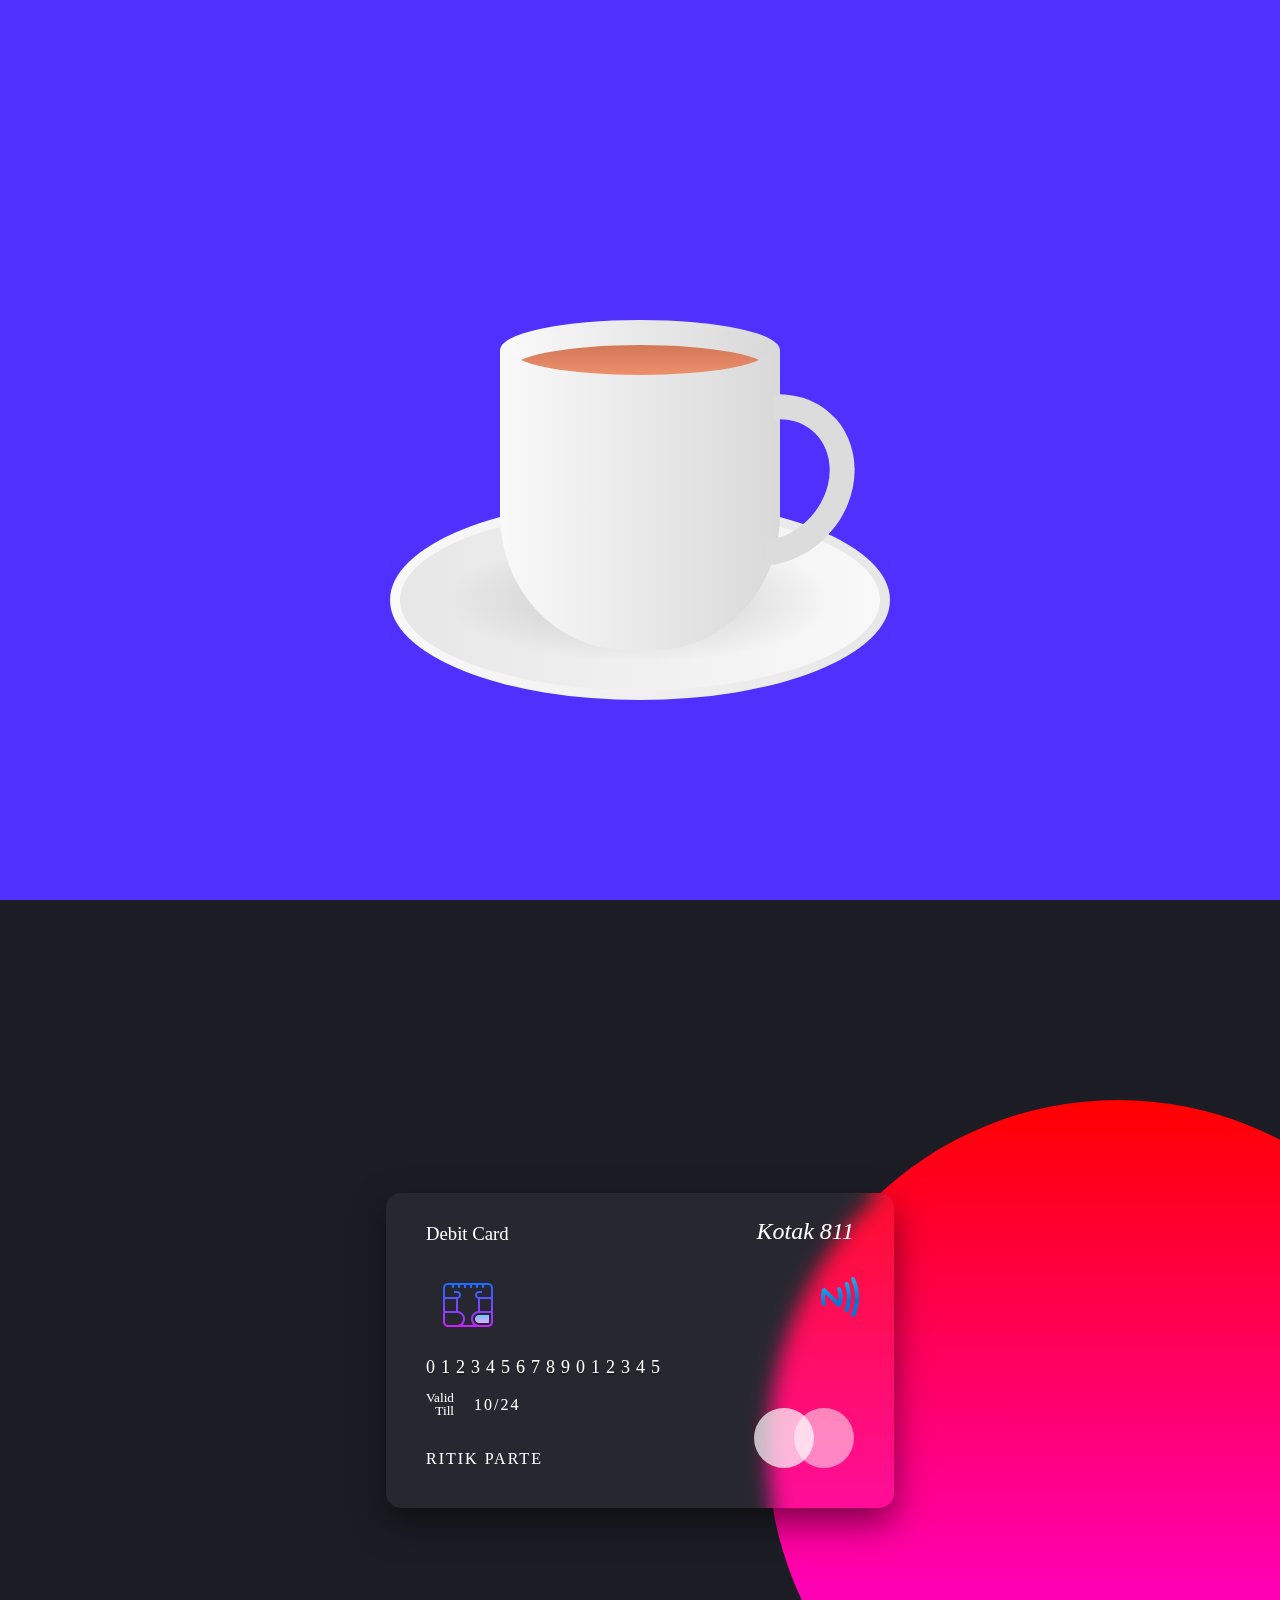
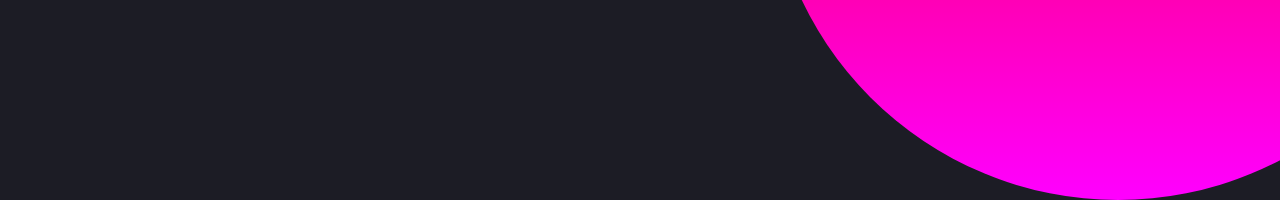
<file: index.html>
<!DOCTYPE html>
<html lang="en">

<head>
    <meta charset="UTF-8">
    <meta http-equiv="X-UA-Compatible" content="IE=edge">
    <meta name="viewport" content="width=device-width, initial-scale=1.0">
    <title>Document</title>
    <link rel="stylesheet" href="style.css">
</head>

<body>
    <section class="section1">
        <div class="container4">
            <div class="plate"></div>
            <div class="cup">
                <div class="top">
                    <div class="vapour">
                        <span style="--i:1;"></span>
                        <span style="--i:3;"></span>
                        <span style="--i:16;"></span>
                        <span style="--i:5;"></span>
                        <span style="--i:13;"></span>
                        <span style="--i:20;"></span>
                        <span style="--i:6;"></span>
                        <span style="--i:7;"></span>
                        <span style="--i:10;"></span>
                        <span style="--i:8;"></span>
                        <span style="--i:17;"></span>
                        <span style="--i:11;"></span>
                        <span style="--i:12;"></span>
                        <span style="--i:14;"></span>
                        <span style="--i:2;"></span>
                        <span style="--i:9;"></span>
                        <span style="--i:15;"></span>
                        <span style="--i:4;"></span>
                        <span style="--i:19;"></span>

                    </div>
                    <div class="circle4">
                        <div class="tea"></div>
                    </div>
                </div>
                <div class="handle"></div>
            </div>
    </section>
    <section class="section2">
        <div class="card">
            <div class="front face">
                <h3 class="debit">Debit Card</h3>
                <h3 class="bank">Kotak 811</h3>
                <img src="chip.png" class="chip">
                <img src="nfc.png" class="nfc">
                <h3 class="number">0123456789012345</h3>
                <h5 class="valid"><span>Valid<br>Till</span><span>10/24</span></h5>
                <h5 class="name">RITIK PARTE</h5>
            </div>
            <div class="face back">
                <div class="blackbar"></div>
                <div class="cvvtxt">
                    <h5>Authorized Signature-not Valid Unless Signed</h5>
                    <div class="whitebar"></div>
                    <div class="cvv">123</div>
                </div>
                <p class="txt2">Lorem ipsum dolor sit, amet consectetur adipisicing elit. Quibusdam asperiores
                    consequatur obcaecati numquam cupiditate? Eius fugit sed, a animi nobis architecto debitis assumenda
                    dolorem, adipisci laborum mollitia eum est officiis. Lorem ipsum dolor sit, amet consectetur
                    adipisicing elit. Quibusdam asperiores
                    consequatur obcaecati numquam cupiditate? Eius fugit sed, a animi nobis architecto debitis assumenda
                    dolorem, adipisci laborum mollitia eum est officiis.</p>
            </div>
        </div>
    </section>

</body>

</html>
</file>
<file: style.css>
*{
    margin: 0;
    padding: 0;
    box-sizing: border-box;
    font-family: Overlock SCs;
}
.section1{
    display: flex;
    justify-content: center;
    align-items: center;
    min-height: 100vh;
    background: rgb(79, 48, 255);
    

}
.container4{
    position: relative;
    top: 50px;
}
.cup{
    position: relative;
    width: 280px;
    height: 300px;
    background: linear-gradient(to right, #f9f9f9, #d9d9d9);
    border-bottom-left-radius: 45%;
    border-bottom-right-radius: 45%;
}
.top{
    position: absolute;
    top: -30px;
    left: 0;
    width: 100%;
    height: 60px;
    background: linear-gradient(to right, #f9f9f9, #d9d9d9);
    border-radius: 50%;
}
.circle4{
    position: absolute;
    top: 5px;
    left: 10px;
    width: calc(100% - 20px);
    height: 50px;
    background: linear-gradient(to right, #f9f9f9, #d9d9d9);
    border-radius: 50%;
    box-sizing: border-box;
    overflow: hidden;
}
.tea{
    position: absolute;
    top: 20px;
    left: 0;
    width: 100%;
    height: 100%;
    background: linear-gradient(#d37857, #ff9f7c);
    border-radius: 50%;
}
.handle{
    position: absolute;
    right: -70px;
    top: 40px;
    width: 160px;
    height: 180px;
    border: 25px solid #dcdcdc;
    border-left: 25px solid transparent;
    border-bottom: 25px solid transparent;
    border-radius: 50%;
    transform: rotate(42deg);
}
.plate{
    position:absolute;
    bottom: -50px;
    left: 50%;
    transform: translateX(-50%);
    width: 500px;
    height: 200px;
    background: linear-gradient(to right, #f9f9f9,#e7e7e7);
    border-radius: 50%;
    box-sizing: 0 35px 35px rgba(0,0,0,0.2);
}
.plate::before{
    content: '';
    position: absolute;
    top: 10px;
    left: 10px;
    right: 10px;
    bottom: 10px;
    border-radius: 50%;
    background: linear-gradient(to left, #f9f9f9,#e7e7e7);
}
.plate::after{
    content: '';
    position: absolute;
    top: 30px;
    left: 30px;
    right: 30px;
    bottom: 30px;
   background: radial-gradient(rgba(0,0,0,0.2),25%, transparent, transparent); 
   border-radius: 50%;
}
.vapour{
    position: relative;
    display: flex;
    z-index: 1;
    padding: 0 20px;
}
.vapour span{
    position: relative;
    bottom: 50px;
    display: block;
    margin: 0 2px 50px;
    min-width: 8px;
    height: 120px;
    background: white;
    border-radius: 50%;
    animation: animate 5s linear infinite;
    opacity: 0;
    filter: blur(8px);
    animation-delay: calc(var(--i) * -0.5s);
}
@keyframes animate{
    0%{
        transform: translateY(0) scaleX(1);
        opacity: 0;
    }
    15%{
        opacity: 1;
    }
    50%{
        transform: translateY(-150px) scaleX(5);
    }
    95%{
        opacity: 50;
    }
    100%{
        transform: translateY(-300px) scaleX(10);
    }
}
.section2{
    display: flex;
    justify-content: center;
    align-items: center;
    min-height: 100vh;
    background: #1c1c25;
}
.section2::before{
    content: '';
    position: absolute;
    bottom: -100%;
    left: 60%;
    width: 700px;
    height: 700px;
    background: linear-gradient(#f00,#f0f);
    border-radius: 50%;
}
.card{
    position: relative;
    width: 508px;
    height: 315px;
    transform-style: preserve-3d;
    perspective: 500px;
}
.card .face{
    position: absolute;
    top: 0;
    left: 0;
    width: 100%;
    height: 100%;
    box-shadow: 0 15px 35px rgba(0,0,0,0.5);
    border-radius: 15px;
    background: rgba(255,255,255,0.05);
    backdrop-filter: blur(10px);
    transform-style: preserve-3d;
    transition: 1s;
    backface-visibility: hidden;
}

.card:hover .face.front{
    transform: rotateY(180deg);
}
.card .face.back{
    transform: rotateY(180deg);
}
.card:hover .face.back{
    transform: rotateY(360deg);
}


.card .face.front::before{
    content: '';
    position: absolute;
    bottom: 40px;
    right: 40px;
    width: 60px;
    height: 60px;
    background: white;
    border-radius: 50%;
    opacity: 0.5;
}
.card .face.front::after{
    content: '';
    position: absolute;
    bottom: 40px;
    right: 80px;
    width: 60px;
    height: 60px;
    background: white;
    border-radius: 50%;
    opacity: 0.7;
}
.card .face.front .debit{
 position: absolute;
 left: 40px;
 top: 30px;
 color: white;
 font-weight: 500;   
}
.card .face.front .bank{
    position: absolute;
    right: 40px;
    top: 25px;
    color: white;
    font-weight: 500; 
    font-style: italic;
    font-size: 24px;  
   }
   .card .face.front .chip{
       position: absolute;
       top: 80px;
       left: 50px;
       max-width: 64px;
   }

   .card .face.front .nfc{
    position: absolute;
    top: 80px;
    right: 30px;
    max-width: 64px;
}

   .card .face.front .number{
    position: absolute;
    bottom: 130px;
    left: 40px;   
    color: white;
    font-weight: 500;
    letter-spacing: 6px;
    font-size: 18px;
    text-shadow: 0 2px 1px #0005;

   }
   .card .face.front .valid{
       position: absolute;
       bottom: 90px;
       left: 40px;
       display: flex;
       justify-content: center;
       align-items: center;
       color: white;
       font-weight: 400;
       line-height: 1em;
       text-align: right;
   }
   .card .face.front .valid span:last-child{
       margin-left: 20px;
       font-size: 16px;
       font-weight: 400;
       letter-spacing: 2px;
   }
   .card .face.front .name{
       position: absolute;
       bottom: 40px;
       left: 40px;
       color: white;
       font-weight: 300;
       font-size: 16px;
       letter-spacing: 2px;
   }
   .card .face.back .blackbar{
       position: absolute;
       top: 40px;
        width: 100%;
        height: 60px;
        background: black;
   }
   .card .face.back .cvvtxt{
       position: absolute;
       top: 120px;
       left: 30px;
   }
   .card .face.back .cvvtxt h5{
       color: white;
       font-weight: 400;
       font-size: 12px;
       text-transform: uppercase;
       letter-spacing: 2px;
   }
   .card .face.back .cvvtxt .whitebar{
       position:relative;
       width: 400px;
       height: 40px;
       background: white;
       margin-top: 5px;
   }
   .card .face.back .cvvtxt .cvv{
    position: relative;
    top: -35px;
    background: #ccc; 
    color: black;
    width: 50px;  
    height: 30px;
    font-weight: 600;
    letter-spacing: 3px;
    display: flex;
    justify-content: center;
    align-items: center;
    left: 395px;
   }
   .card .face.back .txt2{
       position: absolute;
       bottom: 30px;
       left: 30px;
       right: 30px;
       color:white;
       font-size: 11px;
       line-height: 1.4em;
       font-weight: 300;
   }
</file>
